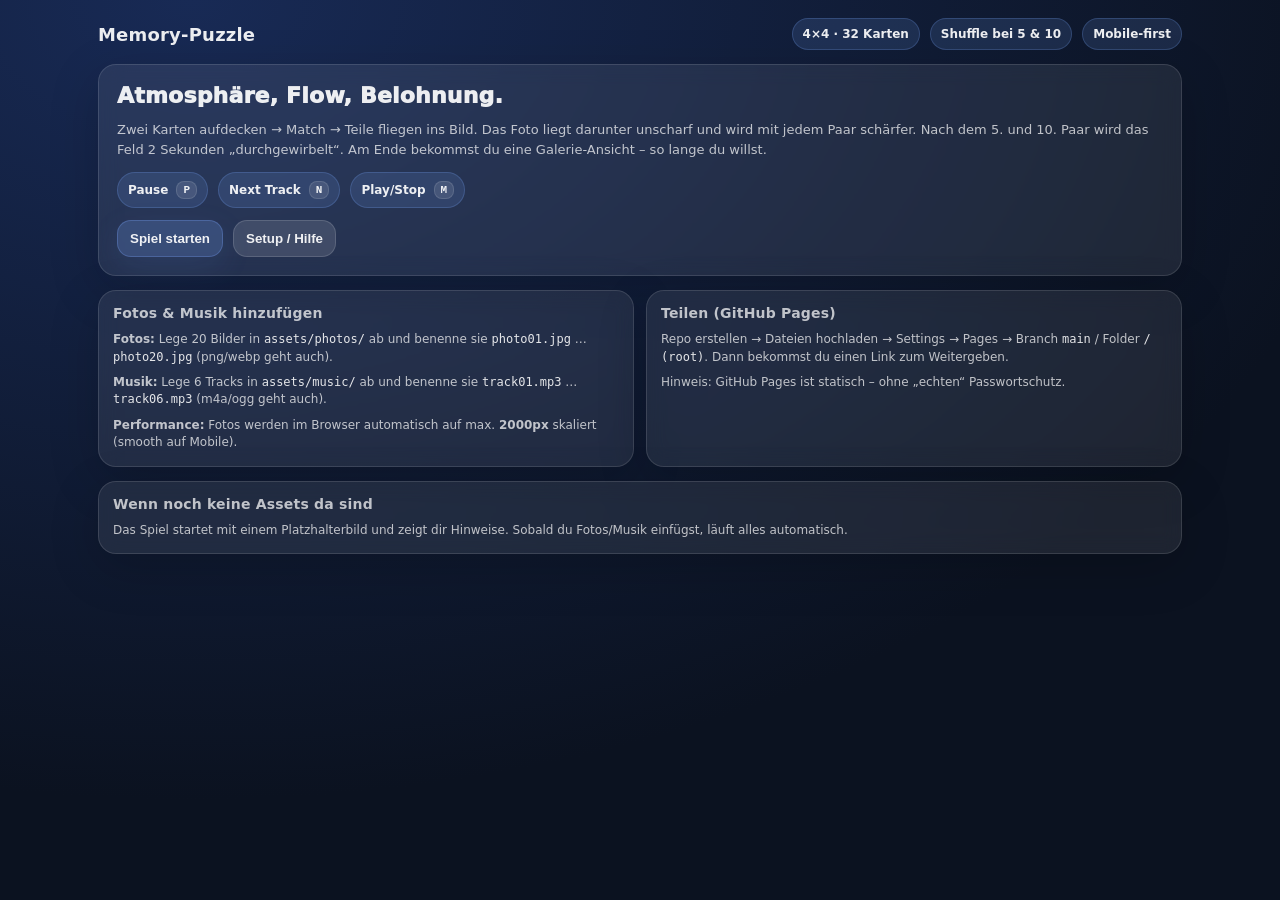
<file: index.html>
<!doctype html>
<html lang="de">
<head>
  <meta charset="utf-8" />
  <meta name="viewport" content="width=device-width,initial-scale=1,viewport-fit=cover" />
  <title>Memory-Puzzle – Start</title>
  <link rel="stylesheet" href="assets/app.css"/>
</head>
<body>
  <div class="wrap">
    <header>
      <h1>Memory-Puzzle</h1>
      <div class="pills">
        <span class="pill">4×4 · 32 Karten</span>
        <span class="pill">Shuffle bei 5 & 10</span>
        <span class="pill">Mobile-first</span>
      </div>
    </header>

    <section class="cardish hero">
      <div class="heroTitle">Atmosphäre, Flow, Belohnung.</div>
      <div class="heroSub">
        Zwei Karten aufdecken → Match → Teile fliegen ins Bild. Das Foto liegt darunter unscharf und wird mit jedem Paar schärfer.
        Nach dem 5. und 10. Paar wird das Feld 2 Sekunden „durchgewirbelt“. Am Ende bekommst du eine Galerie-Ansicht – so lange du willst.
      </div>
      <div class="pills">
        <span class="pill">Pause <kbd>P</kbd></span>
        <span class="pill">Next Track <kbd>N</kbd></span>
        <span class="pill">Play/Stop <kbd>M</kbd></span>
      </div>
      <div style="display:flex; flex-wrap:wrap; gap:10px; align-items:center;">
        <a href="game.html"><button class="primary" type="button">Spiel starten</button></a>
        <a href="game.html#help"><button type="button">Setup / Hilfe</button></a>
      </div>
    </section>

    <section class="heroGrid">
      <div class="cardish feature">
        <h2>Fotos & Musik hinzufügen</h2>
        <div class="small">
          <div><b>Fotos:</b> Lege 20 Bilder in <code>assets/photos/</code> ab und benenne sie <code>photo01.jpg</code> … <code>photo20.jpg</code> (png/webp geht auch).</div>
          <div style="margin-top:8px;"><b>Musik:</b> Lege 6 Tracks in <code>assets/music/</code> ab und benenne sie <code>track01.mp3</code> … <code>track06.mp3</code> (m4a/ogg geht auch).</div>
          <div style="margin-top:8px;"><b>Performance:</b> Fotos werden im Browser automatisch auf max. <b>2000px</b> skaliert (smooth auf Mobile).</div>
        </div>
      </div>
      <div class="cardish feature">
        <h2>Teilen (GitHub Pages)</h2>
        <div class="small">
          Repo erstellen → Dateien hochladen → Settings → Pages → Branch <code>main</code> / Folder <code>/ (root)</code>.
          Dann bekommst du einen Link zum Weitergeben.
          <div style="margin-top:8px;">Hinweis: GitHub Pages ist statisch – ohne „echten“ Passwortschutz.</div>
        </div>
      </div>
    </section>

    <section class="cardish feature">
      <h2>Wenn noch keine Assets da sind</h2>
      <div class="small">
        Das Spiel startet mit einem Platzhalterbild und zeigt dir Hinweise. Sobald du Fotos/Musik einfügst, läuft alles automatisch.
      </div>
    </section>
  </div>
</body>
</html>
</file>
<file: assets/app.css>
/* Shared styling for start + game (atmosphere edition) */
:root{
  --gap: 10px;
  --radius: 18px;
  --shadow: 0 14px 50px rgba(0,0,0,.18);
  --bg0: #0b1220;
  --panel: rgba(255,255,255,.08);
  --panel2: rgba(255,255,255,.12);
  --text: rgba(255,255,255,.92);
  --muted: rgba(255,255,255,.72);
  --accent: #7aa7ff;
  --good: #b7ffcf;
  --warn: #ffd1a6;
  --danger: #ffb0b0;
}
*{box-sizing:border-box}
html,body{height:100%}
body{
  margin:0;
  font-family: ui-sans-serif, system-ui, -apple-system, Segoe UI, Roboto, Helvetica, Arial;
  background: radial-gradient(1200px 800px at 15% 0%, #182a55, var(--bg0));
  color: var(--text);
  min-height:100svh;
  overflow-x:hidden;
}
a{ color: rgba(205,225,255,.95); text-decoration:none; }
a:hover{ text-decoration:underline; }

.wrap{
  max-width: 1120px;
  margin: 0 auto;
  padding: 18px;
  display: grid;
  gap: 14px;
}
.cardish{
  background: var(--panel);
  border: 1px solid rgba(255,255,255,.12);
  border-radius: var(--radius);
  box-shadow: var(--shadow);
  backdrop-filter: blur(10px);
}
header{
  display:flex;
  flex-wrap:wrap;
  align-items:center;
  justify-content:space-between;
  gap: 12px;
}
h1{
  font-size: 18px;
  margin:0;
  font-weight: 860;
  letter-spacing:.2px;
}
h2{
  margin:0 0 10px 0;
  font-size: 14px;
  color: var(--muted);
  font-weight: 860;
  letter-spacing:.2px;
}
.small{ font-size: 12px; color: var(--muted); line-height: 1.45; }
code{ color: rgba(255,255,255,.88); }

button, input[type="range"]{
  background: var(--panel2);
  color: var(--text);
  border: 1px solid rgba(255,255,255,.14);
  border-radius: 14px;
  padding: 10px 12px;
  outline: none;
  font-weight: 780;
}
button{
  cursor:pointer;
  transition: transform .08s ease, filter .12s ease, box-shadow .18s ease;
}
button:active{ transform: scale(.98); }
button:hover{ filter: brightness(1.06); }
button:disabled{ opacity:.55; cursor:not-allowed; }
button.primary{
  background: rgba(122,167,255,.22);
  border-color: rgba(122,167,255,.28);
  box-shadow: 0 10px 32px rgba(122,167,255,.10);
}
button.primary:hover{ filter: brightness(1.10); }

.pills{
  display:flex;
  flex-wrap:wrap;
  gap: 10px;
  align-items:center;
}
.pill{
  display:inline-flex;
  align-items:center;
  gap: 8px;
  padding: 8px 10px;
  border-radius: 999px;
  background: rgba(122,167,255,.14);
  border: 1px solid rgba(122,167,255,.22);
  color: rgba(255,255,255,.92);
  font-size: 12px;
  font-weight: 840;
  white-space:nowrap;
}

.controls{
  display:flex;
  flex-wrap:wrap;
  gap: 10px;
  align-items:center;
  justify-content:flex-end;
}
.controlGroup{
  padding: 10px 12px;
  display:flex;
  flex-wrap:wrap;
  gap:10px;
  align-items:center;
}

.boards{
  display:grid;
  grid-template-columns: 1.15fr .95fr;
  gap: 12px;
  align-items:start;
}
@media (max-width: 920px){
  .boards{ grid-template-columns: 1fr; }
}
.board{ padding: 14px; position:relative; overflow:hidden; }

.grid{
  display:grid;
  gap: var(--gap);
  user-select:none;
  touch-action: manipulation;
  align-content:start;
}
.grid.shuffling{
  filter: saturate(1.05) contrast(1.02);
}
.tile{
  position:relative;
  width:100%;
  aspect-ratio: 1 / 1;
  border-radius: 16px;
  overflow:hidden;
  border: 1px solid rgba(255,255,255,.12);
  background: rgba(0,0,0,.18);
  box-shadow: 0 8px 24px rgba(0,0,0,.22);
  cursor:pointer;
  transform: translateZ(0);
}
.tile[aria-disabled="true"]{ cursor:default; opacity:.96; }
.face{
  position:absolute; inset:0;
  display:flex; align-items:center; justify-content:center;
  transition: transform .18s ease, opacity .18s ease;
  backface-visibility:hidden;
}
.back{
  background: linear-gradient(180deg, rgba(255,255,255,.10), rgba(255,255,255,.03));
  color: rgba(255,255,255,.88);
  font-weight: 950;
  letter-spacing:.4px;
  text-shadow: 0 2px 14px rgba(0,0,0,.35);
}
.back::after{
  content:"";
  position:absolute; inset:0;
  background: radial-gradient(520px 260px at 30% 20%, rgba(122,167,255,.28), transparent 55%);
  pointer-events:none;
}
.front{
  opacity:0;
  transform: scale(.985);
  background-size: cover;
  background-repeat: no-repeat;
  filter: saturate(1.05) contrast(1.02);
}
.tile.revealed .front{ opacity:1; transform: scale(1); }
.tile.revealed .back{ opacity:0; transform: scale(.985); }

/* Solution stage */
.stage{
  position:relative;
  border-radius: 18px;
  overflow:hidden;
  border: 1px solid rgba(255,255,255,.12);
  box-shadow: 0 14px 40px rgba(0,0,0,.22);
}
.bgimg{
  position:absolute; inset:0;
  background-size: cover;
  background-position: center;
  transform: scale(1.03);
  filter: blur(var(--blur, 20px)) saturate(1.05);
  opacity: .62;
  transition: filter .32s ease;
}
.noise{
  position:absolute; inset:0;
  pointer-events:none;
  background-image: url("data:image/svg+xml,%3Csvg xmlns='http://www.w3.org/2000/svg' width='140' height='140'%3E%3Cfilter id='n'%3E%3CfeTurbulence type='fractalNoise' baseFrequency='.9' numOctaves='2' stitchTiles='stitch'/%3E%3C/filter%3E%3Crect width='100%25' height='100%25' filter='url(%23n)' opacity='.22'/%3E%3C/svg%3E");
  opacity: .20;
  mix-blend-mode: overlay;
}
.vignette{
  position:absolute; inset:0;
  background: radial-gradient(900px 500px at 50% 30%, rgba(255,255,255,.10), rgba(0,0,0,.52));
  pointer-events:none;
}
.solution{
  position:relative;
  display:grid;
  gap: var(--gap);
  padding: var(--gap);
  background: rgba(0,0,0,.14);
  backdrop-filter: blur(2px);
}
.slot{
  width:100%;
  aspect-ratio: 1 / 1;
  border-radius: 14px;
  background: rgba(255,255,255,.03);
  border: 1px dashed rgba(255,255,255,.16);
  position:relative;
  overflow:hidden;
}
.slot.filled{
  border-style: solid;
  border-color: rgba(122,167,255,.35);
  box-shadow: inset 0 0 0 1px rgba(122,167,255,.10);
}
.slot .piece{
  position:absolute; inset:0;
  background-size: cover;
  background-repeat:no-repeat;
  filter: saturate(1.05) contrast(1.02);
}

/* little sparkle on match */
.spark{
  position:absolute;
  inset: -25%;
  pointer-events:none;
  background: radial-gradient(circle at 30% 30%, rgba(255,255,255,.65), transparent 45%),
              radial-gradient(circle at 70% 40%, rgba(122,167,255,.60), transparent 50%),
              radial-gradient(circle at 55% 75%, rgba(255,255,255,.40), transparent 55%);
  opacity: 0;
  transform: scale(.9);
}
.slot.sparkle .spark{
  animation: sparkle 650ms ease-out;
}
@keyframes sparkle{
  0%{ opacity:0; transform: scale(.86); }
  20%{ opacity:.9; }
  100%{ opacity:0; transform: scale(1.15); }
}

/* Flying clone */
.flying{
  position: fixed;
  z-index: 9999;
  border-radius: 16px;
  overflow:hidden;
  box-shadow: 0 18px 50px rgba(0,0,0,.35);
  pointer-events:none;
  will-change: transform, opacity;
  transform-origin: center center;
}

/* Shuffle banner */
.shuffleBanner{
  position:absolute;
  inset: 52px 14px auto 14px;
  padding: 10px 12px;
  border-radius: 999px;
  background: rgba(0,0,0,.35);
  border: 1px solid rgba(255,255,255,.12);
  color: rgba(255,255,255,.92);
  font-weight: 860;
  font-size: 12px;
  display:none;
  align-items:center;
  justify-content:center;
  gap: 8px;
  backdrop-filter: blur(10px);
}
.shuffleBanner.show{ display:flex; }
.dot{
  width: 8px; height: 8px; border-radius: 999px;
  background: rgba(122,167,255,.92);
  box-shadow: 0 0 0 6px rgba(122,167,255,.18);
  animation: pulse 1.2s infinite ease-in-out;
}
@keyframes pulse{ 0%,100%{ transform: scale(.85); opacity:.85 } 50%{ transform: scale(1.15); opacity:1 } }

/* Overlay (pause + gallery) */
.overlay{
  position: fixed;
  inset: 0;
  background: rgba(0,0,0,.58);
  display:none;
  align-items:center;
  justify-content:center;
  z-index: 99998;
  padding: 18px;
}
.overlay.show{ display:flex; }
.modal{
  width:min(980px, 100%);
  border-radius: 22px;
  background: rgba(10,16,30,.82);
  border: 1px solid rgba(255,255,255,.14);
  box-shadow: 0 26px 90px rgba(0,0,0,.45);
  backdrop-filter: blur(14px);
  overflow:hidden;
}
.modalHead{
  display:flex;
  align-items:center;
  justify-content:space-between;
  gap: 12px;
  padding: 14px 14px 10px 14px;
}
.modalHead .title{
  font-weight: 900;
  letter-spacing:.2px;
}
.modalBody{
  padding: 0 14px 14px 14px;
  display:grid;
  gap: 12px;
}
.modalActions{
  display:flex;
  flex-wrap:wrap;
  gap: 10px;
  align-items:center;
  justify-content:flex-end;
}
.gallery{
  border-radius: 18px;
  overflow:hidden;
  border: 1px solid rgba(255,255,255,.12);
  background: rgba(0,0,0,.20);
  position:relative;
}
.galleryImg{
  width:100%;
  aspect-ratio: 16 / 10;
  background-size: cover;
  background-position: center;
  filter: saturate(1.05) contrast(1.02);
}
.galleryGlow{
  position:absolute;
  inset:0;
  pointer-events:none;
  background: radial-gradient(600px 280px at 50% 20%, rgba(122,167,255,.20), transparent 60%),
              radial-gradient(700px 380px at 40% 80%, rgba(255,255,255,.10), transparent 60%);
}
.confetti{
  position:absolute;
  inset:0;
  pointer-events:none;
}
hr.sep{
  border:0;
  border-top: 1px solid rgba(255,255,255,.10);
  margin: 6px 0 0 0;
}
kbd{
  font-family: ui-monospace, SFMono-Regular, Menlo, Monaco, Consolas, "Liberation Mono", "Courier New", monospace;
  font-size: 11px;
  background: rgba(255,255,255,.10);
  border: 1px solid rgba(255,255,255,.12);
  padding: 2px 6px;
  border-radius: 8px;
}

/* Toast */
.toast{
  position: fixed;
  left: 12px; right: 12px;
  bottom: 12px;
  margin: 0 auto;
  max-width: 980px;
  padding: 10px 12px;
  border-radius: 14px;
  background: rgba(0,0,0,.55);
  border: 1px solid rgba(255,255,255,.16);
  backdrop-filter: blur(10px);
  box-shadow: 0 18px 60px rgba(0,0,0,.35);
  display:none;
  gap: 10px;
  align-items:flex-start;
  z-index: 99999;
}
.toast.show{ display:flex; }
.toast b{ color: rgba(255,255,255,.95); }
.toast .msg{ color: rgba(255,255,255,.86); font-size: 12px; line-height: 1.35; }
.toast button{ padding: 8px 10px; border-radius: 12px; }

/* Start page */
.hero{
  padding: 18px;
  display:grid;
  gap: 12px;
}
.heroTitle{
  font-size: 22px;
  font-weight: 950;
  letter-spacing:.2px;
}
.heroSub{
  font-size: 13px;
  color: var(--muted);
  line-height: 1.55;
}
.heroGrid{
  display:grid;
  grid-template-columns: 1fr 1fr;
  gap: 12px;
}
@media (max-width: 920px){
  .heroGrid{ grid-template-columns: 1fr; }
}
.feature{
  padding: 14px;
}

/* Reduced motion */
@media (prefers-reduced-motion: reduce){
  *{ scroll-behavior:auto !important; }
  .face{ transition: none !important; }
  .bgimg{ transition: none !important; }
  .tile, .flying{ animation: none !important; transition: none !important; }
}


/* ===== Galerie ===== */
.galleryGrid{
  display:grid;
  grid-template-columns: repeat(4, 1fr);
  gap: 10px;
}
@media (max-width: 920px){
  .galleryGrid{ grid-template-columns: repeat(3, 1fr); }
}
@media (max-width: 520px){
  .galleryGrid{ grid-template-columns: repeat(2, 1fr); }
}
.gThumb{
  width:100%;
  aspect-ratio: 1 / 1;
  border-radius: 16px;
  overflow:hidden;
  border: 1px solid rgba(255,255,255,.12);
  background: rgba(0,0,0,.18);
  background-size: cover;
  background-position: center;
  cursor:pointer;
}
.gThumb:hover{ filter: brightness(1.04); }
.galleryViewer{
  margin-top: 12px;
  border-top: 1px solid rgba(255,255,255,.10);
  padding-top: 12px;
}
.galleryViewerTop{
  display:flex;
  justify-content:flex-start;
  margin-bottom: 10px;
}
.galleryViewerImg{
  width:100%;
  aspect-ratio: 16 / 10;
  border-radius: 18px;
  border: 1px solid rgba(255,255,255,.12);
  background: rgba(0,0,0,.20);
  background-size: cover;
  background-position: center;
}

/* ===== Kompaktmodus ===== */
body.compact .wrap{ padding: 12px; gap: 10px; }
body.compact .hud{ padding: 8px 10px !important; }
body.compact .hud .small{ display:none; } /* Hide shortcut line */
body.compact .setup{ display:none; }      /* Hide setup card for more space */
body.compact h1{ font-size: 16px; }
</file>
